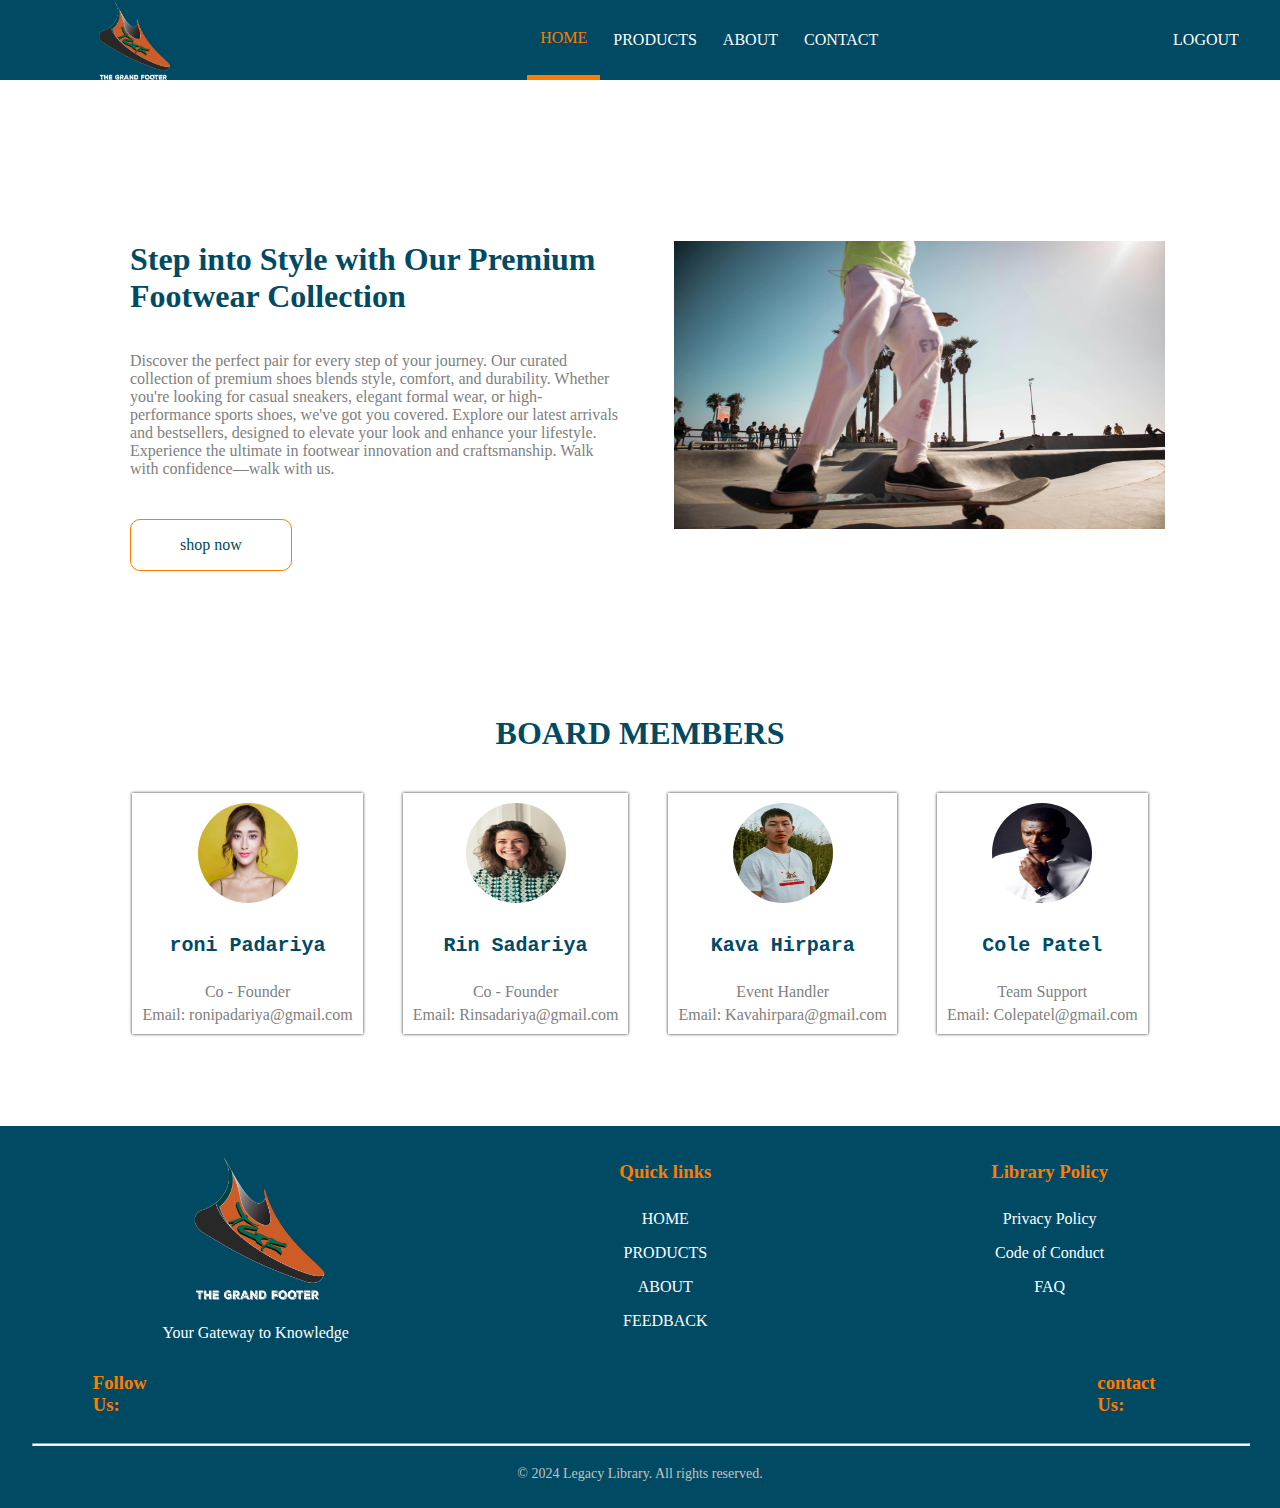
<file: about.html>
<!DOCTYPE html>
<html lang="en">

<head>
    <meta charset="UTF-8">
    <meta name="viewport" content="width=device-width, initial-scale=1.0">
    <title>THE GRAND FOOTER</title>
    <link rel="stylesheet" href="css/style.css">
    <link rel="stylesheet" href="css/about.css">
    <link rel="stylesheet" href="https://cdnjs.cloudflare.com/ajax/libs/font-awesome/6.6.0/css/all.min.css"
        integrity="sha512-Kc323vGBEqzTmouAECnVceyQqyqdsSiqLQISBL29aUW4U/M7pSPA/gEUZQqv1cwx4OnYxTxve5UMg5GT6L4JJg=="
        crossorigin="anonymous" referrerpolicy="no-referrer" />
    <link rel="preconnect" href="https://fonts.googleapis.com">
    <link rel="preconnect" href="https://fonts.gstatic.com" crossorigin>
    <link href="https://fonts.googleapis.com/css2?family=Bona+Nova+SC:ital,wght@0,400;0,700;1,400&display=swap"
        rel="stylesheet">
</head>

<body>
    <!-- /*********** navbar *********/ -->
    <nav>
        <a href="./index.html">
            <div id="logo"><img src="logo/Nirav_Bavadiya-logo.png" alt=""></div>
        </a>
        <div id="nav-list">
            <ul>
                <li><a href="index.html">HOME</a></li>
                <li><a href="product.html">PRODUCTS</a></li>
                <li><a href="about.html">ABOUT</a></li>
                <li><a href="contact.html">CONTACT</a></li>
            </ul>
        </div>
        <div id="nav-account">
            <ul>
                <li href="#" id="acc-icon"><a><i class="fa-solid fa-circle-user"></i></a>
                    <div id="nav-dropdown-container">
                        <ul>
                            <li style="border-bottom: 1px solid black;"><a href="login.html">LOGIN</a></li>
                            <li><a href="register.html">REGISTER</a></li>
                        </ul>
                    </div>
                </li>
                <li href="#"><a><i class="fa-solid fa-arrow-right-from-bracket"></i><span
                            style="margin-left: 5px;">LOGOUT</span></a></li>
            </ul>
        </div>
    </nav>

    <section class="aboutUs">
        <div class="row">
            <div class="aboutUsCol">
                <h1>Step into Style with Our Premium Footwear Collection</h1>
                <p>Discover the perfect pair for every step of your journey. Our curated collection of premium shoes blends style, comfort, and durability. Whether you're looking for casual sneakers, elegant formal wear, or high-performance sports shoes, we've got you covered. 
                Explore our latest arrivals and bestsellers, designed to elevate your look and enhance your lifestyle. Experience the ultimate in footwear innovation and craftsmanship. Walk with confidence—walk with us.</p>
                <button class="btnMore redbtn">shop now</button>
            </div>
            <div class="aboutUsCol">
                <img src="images/about.jpg" alt="About Our Shoes">
            </div>
        </div>
    </section>

    <h1 class="heading">BOARD MEMBERS</h1>
    <section id="team">
        <div class="team-member">
            <div class="box">
                <div class="top-bar"></div>
                <div class="event-content">
                    <img src="images/member1.jpg" alt="">
                    <h4>roni Padariya</h4>
                    <p>Co - Founder </p>
                    <p>Email: ronipadariya@gmail.com </p>
                </div>
            </div>
            <div class="box">
                <div class="top-bar"></div>
                <div class="event-content">
                    <img src="images/member2.jpg" alt="">
                    <h4>Rin Sadariya</h4>
                    <p>Co - Founder </p>
                    <p>Email: Rinsadariya@gmail.com </p>
                </div>
            </div>
            <div class="box">
                <div class="top-bar"></div>
                <div class="event-content">
                    <img src="images/person3.jpg" alt="">
                    <h4>Kava Hirpara</h4>
                    <p>Event Handler </p>
                    <p>Email: Kavahirpara@gmail.com </p>
                </div>
            </div>
            <div class="box">
                <div class="top-bar"></div>
                <div class="event-content">
                    <img src="images/person4.jpg" alt="">
                    <h4>Cole Patel</h4>
                    <p>Team Support</p>
                    <p>Email: Colepatel@gmail.com</p>
                </div>
            </div>
        </div>
    </section>

    <!-- /*********** footer *********/ -->
    <footer>

        <div id="footer-container">
            <div id="footer-logo-container">
                <a href="./index.html">
                    <img src="logo/Nirav_Bavadiya-logo.png" alt="logo" class="logo">
                </a>
                <span>Your Gateway to Knowledge</span>
            </div>
            <div>
                <h3>Quick links</h3>
                <ul>
                    <li><a href="index.html">HOME</a></li>
                    <li><a href="product.html">PRODUCTS</a></li>
                    <li><a href="about.html">ABOUT</a></li>
                    <li><a href="contact.html">FEEDBACK</a></li>
                </ul>
            </div>
            <div>
                <h3>Library Policy</h3>
                <ul>
                    <li>Privacy Policy</li>
                    <li>Code of Conduct</li>
                    <li>FAQ</li>
                </ul>
            </div>
        </div>

        <div id="footer-icons">
            <div>
                <h3>Follow Us:</h3>
                <a href="#"><i class="fa-brands fa-facebook-f"></i></a>
                <a href="#"><i class="fa-brands fa-instagram"></i></a>
                <a href="#"><i class="fa-brands fa-twitter"></i></a>
            </div>
            <div>
                <h3>contact Us:</h3>
                <a href="#"><i class="fa-solid fa-phone"></i></a>
                <a href="#"><i class="fa-regular fa-envelope"></i></a>
            </div>
        </div>

        <hr>

        <div class="copyright">
            © 2024 Legacy Library. All rights reserved.
        </div>

    </footer>
</body>

</html>
</file>
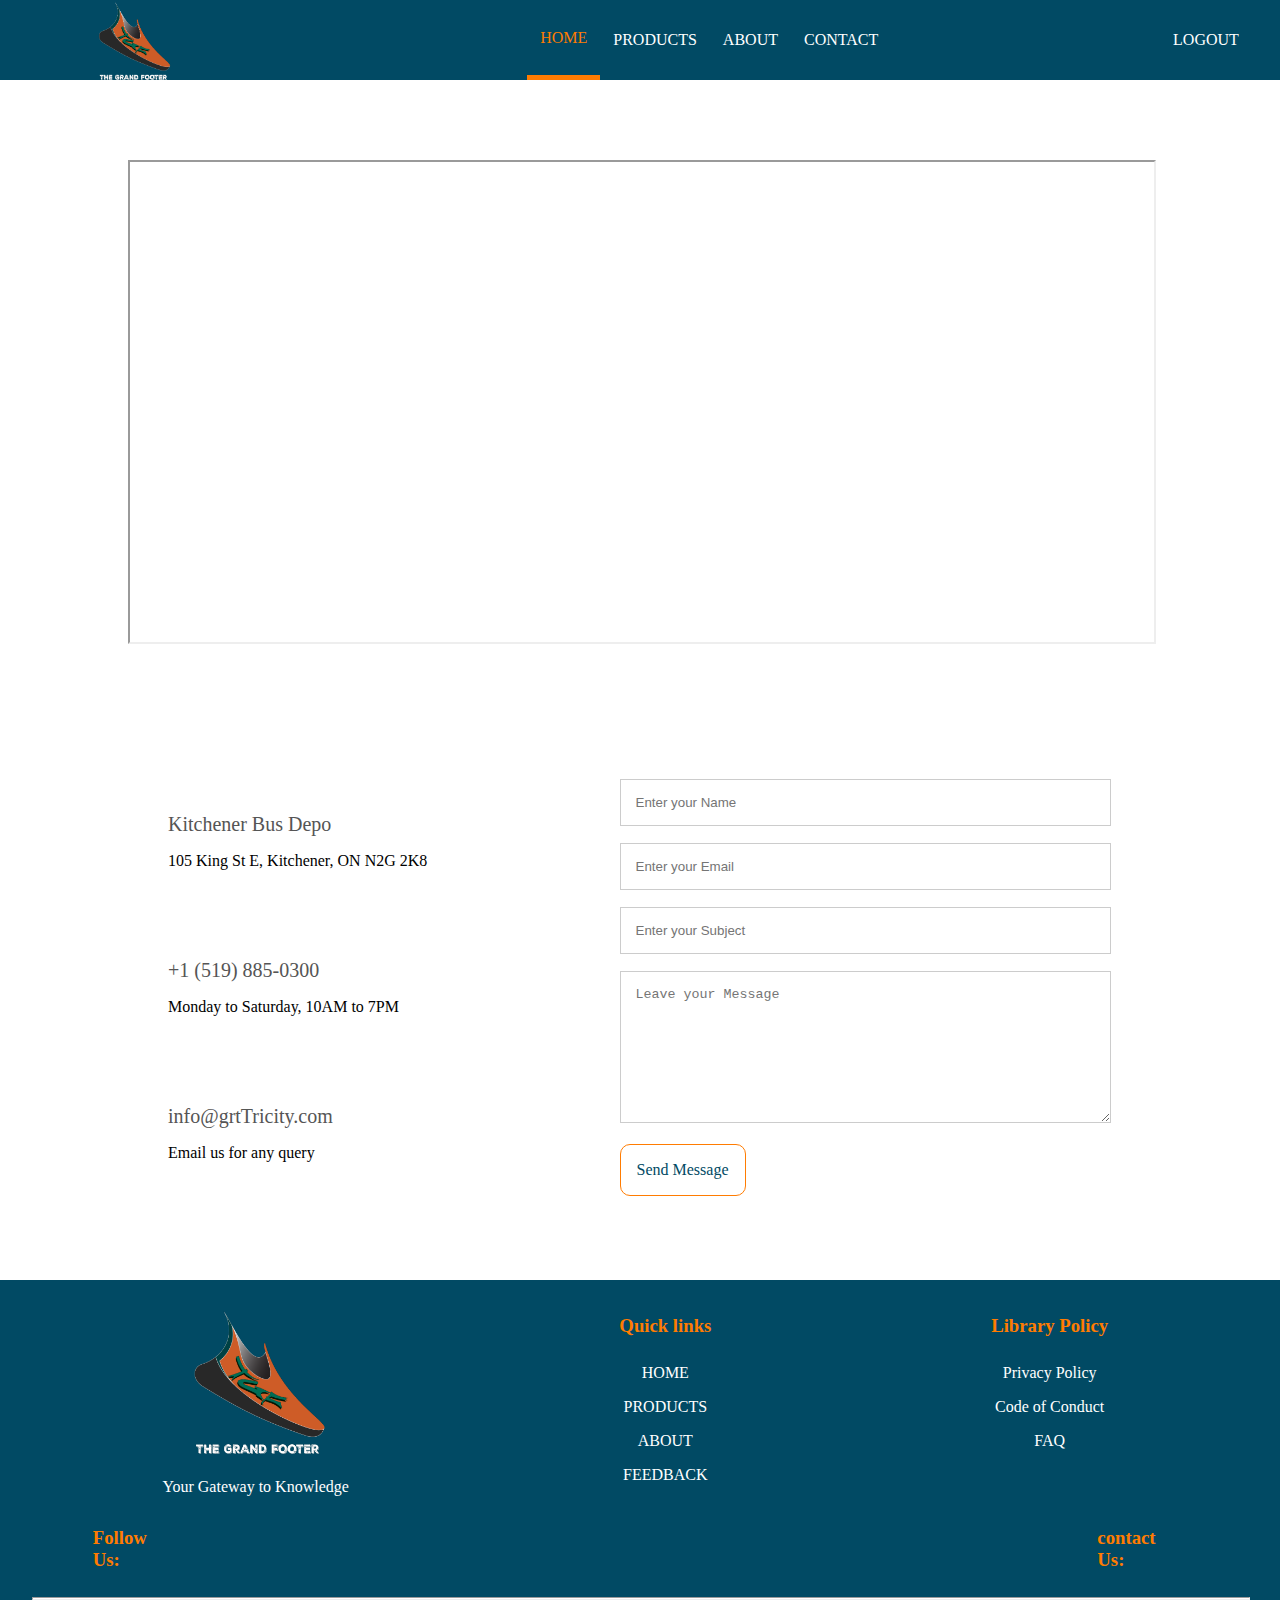
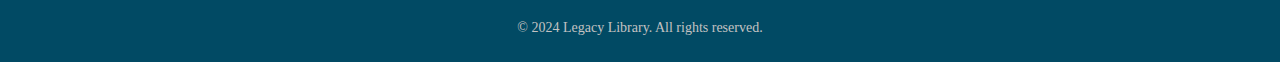
<file: contact.html>
<!DOCTYPE html>
<html lang="en">

<head>
    <meta charset="UTF-8">
    <meta name="viewport" content="width=device-width, initial-scale=1.0">
    <title>THE GRAND FOOTER</title>
    <link rel="stylesheet" href="css/style.css">
    <link rel="stylesheet" href="css/contact.css">
    <link rel="stylesheet" href="https://cdnjs.cloudflare.com/ajax/libs/font-awesome/6.6.0/css/all.min.css"
        integrity="sha512-Kc323vGBEqzTmouAECnVceyQqyqdsSiqLQISBL29aUW4U/M7pSPA/gEUZQqv1cwx4OnYxTxve5UMg5GT6L4JJg=="
        crossorigin="anonymous" referrerpolicy="no-referrer" />
    <link rel="preconnect" href="https://fonts.googleapis.com">
    <link rel="preconnect" href="https://fonts.gstatic.com" crossorigin>
    <link href="https://fonts.googleapis.com/css2?family=Bona+Nova+SC:ital,wght@0,400;0,700;1,400&display=swap"
        rel="stylesheet">
</head>

<body>
    <!-- /*********** navbar *********/ -->
    <nav>
        <a href="./index.html">
            <div id="logo"><img src="logo/Nirav_Bavadiya-logo.png" alt=""></div>
        </a>
        <div id="nav-list">
            <ul>
                <li><a href="index.html">HOME</a></li>
                <li><a href="product.html">PRODUCTS</a></li>
                <li><a href="about.html">ABOUT</a></li>
                <li><a href="contact.html">CONTACT</a></li>
            </ul>
        </div>
        <div id="nav-account">
            <ul>
                <li href="#" id="acc-icon"><a><i class="fa-solid fa-circle-user"></i></a>
                    <div id="nav-dropdown-container">
                        <ul>
                            <li style="border-bottom: 1px solid black;"><a href="login.html">LOGIN</a></li>
                            <li><a href="register.html">REGISTER</a></li>
                        </ul>
                    </div>
                </li>
                <li href="#"><a><i class="fa-solid fa-arrow-right-from-bracket"></i><span
                            style="margin-left: 5px;">LOGOUT</span></a></li>
            </ul>
        </div>
    </nav>

    <section class="location">
        <iframe 
        src="https://www.google.com/maps/embed?pb=!1m18!1m12!1m3!1d2885.2336418723176!2d-80.51800888449645!3d43.479404679127004!2m3!1f0!2f0!3f0!3m2!1i1024!2i768!4f13.1!3m3!1m2!1s0x882bf31d0cec9491%3A0x8bf5f60c306d2207!2sConestoga%20College%20Waterloo%20Campus!5e0!3m2!1sen!2sca!4v1698675308973!5m2!1sen!2sca" 
        allowfullscreen="" 
        loading="lazy" 
        referrerpolicy="no-referrer-when-downgrade">
    </iframe>
    </section>

    <section class="contactUs">
        <div class="row">
            <div class="contactCol">
                <div>
                    <i class="fa fa-home"></i>
                    <span>
                        <h5>Kitchener Bus Depo</h5>
                        <p>105 King St E, Kitchener, ON N2G 2K8</p>
                    </span>
                </div>

                <div>
                    <i class="fa fa-phone"></i>
                    <span>
                        <h5>+1 (519) 885-0300</h5>
                        <p>Monday to Saturday, 10AM to 7PM</p>
                    </span>
                </div>

                <div>
                    <i class="fa-solid fa-envelope fa"></i>
                    <span>
                        <h5>info@grtTricity.com</h5>
                        <p>Email us for any query</p>
                    </span>
                </div>
            </div>
            <div class="contactCol">

                <form action="">
                    <input type="text" placeholder="Enter your Name" required>
                    <input type="email" placeholder="Enter your Email" required>
                    <input type="text" placeholder="Enter your Subject" required>
                    <textarea rows="8" placeholder="Leave your Message"></textarea>
                    <button class="btnMore redbtn">Send Message</button>
                </form>

            </div>
        </div>
    </section>

    <!-- /*********** footer *********/ -->
    <footer>

        <div id="footer-container">
            <div id="footer-logo-container">
                <a href="./index.html">
                    <img src="logo/Nirav_Bavadiya-logo.png" alt="logo" class="logo">
                </a>
                <span>Your Gateway to Knowledge</span>
            </div>
            <div>
                <h3>Quick links</h3>
                <ul>
                    <li><a href="index.html">HOME</a></li>
                    <li><a href="product.html">PRODUCTS</a></li>
                    <li><a href="about.html">ABOUT</a></li>
                    <li><a href="contact.html">FEEDBACK</a></li>
                </ul>
            </div>
            <div>
                <h3>Library Policy</h3>
                <ul>
                    <li>Privacy Policy</li>
                    <li>Code of Conduct</li>
                    <li>FAQ</li>
                </ul>
            </div>
        </div>

        <div id="footer-icons">
            <div>
                <h3>Follow Us:</h3>
                <a href="#"><i class="fa-brands fa-facebook-f"></i></a>
                <a href="#"><i class="fa-brands fa-instagram"></i></a>
                <a href="#"><i class="fa-brands fa-twitter"></i></a>
            </div>
            <div>
                <h3>contact Us:</h3>
                <a href="#"><i class="fa-solid fa-phone"></i></a>
                <a href="#"><i class="fa-regular fa-envelope"></i></a>
            </div>
        </div>

        <hr>

        <div class="copyright">
            © 2024 Legacy Library. All rights reserved.
        </div>

    </footer>
</body>

</html>
</file>
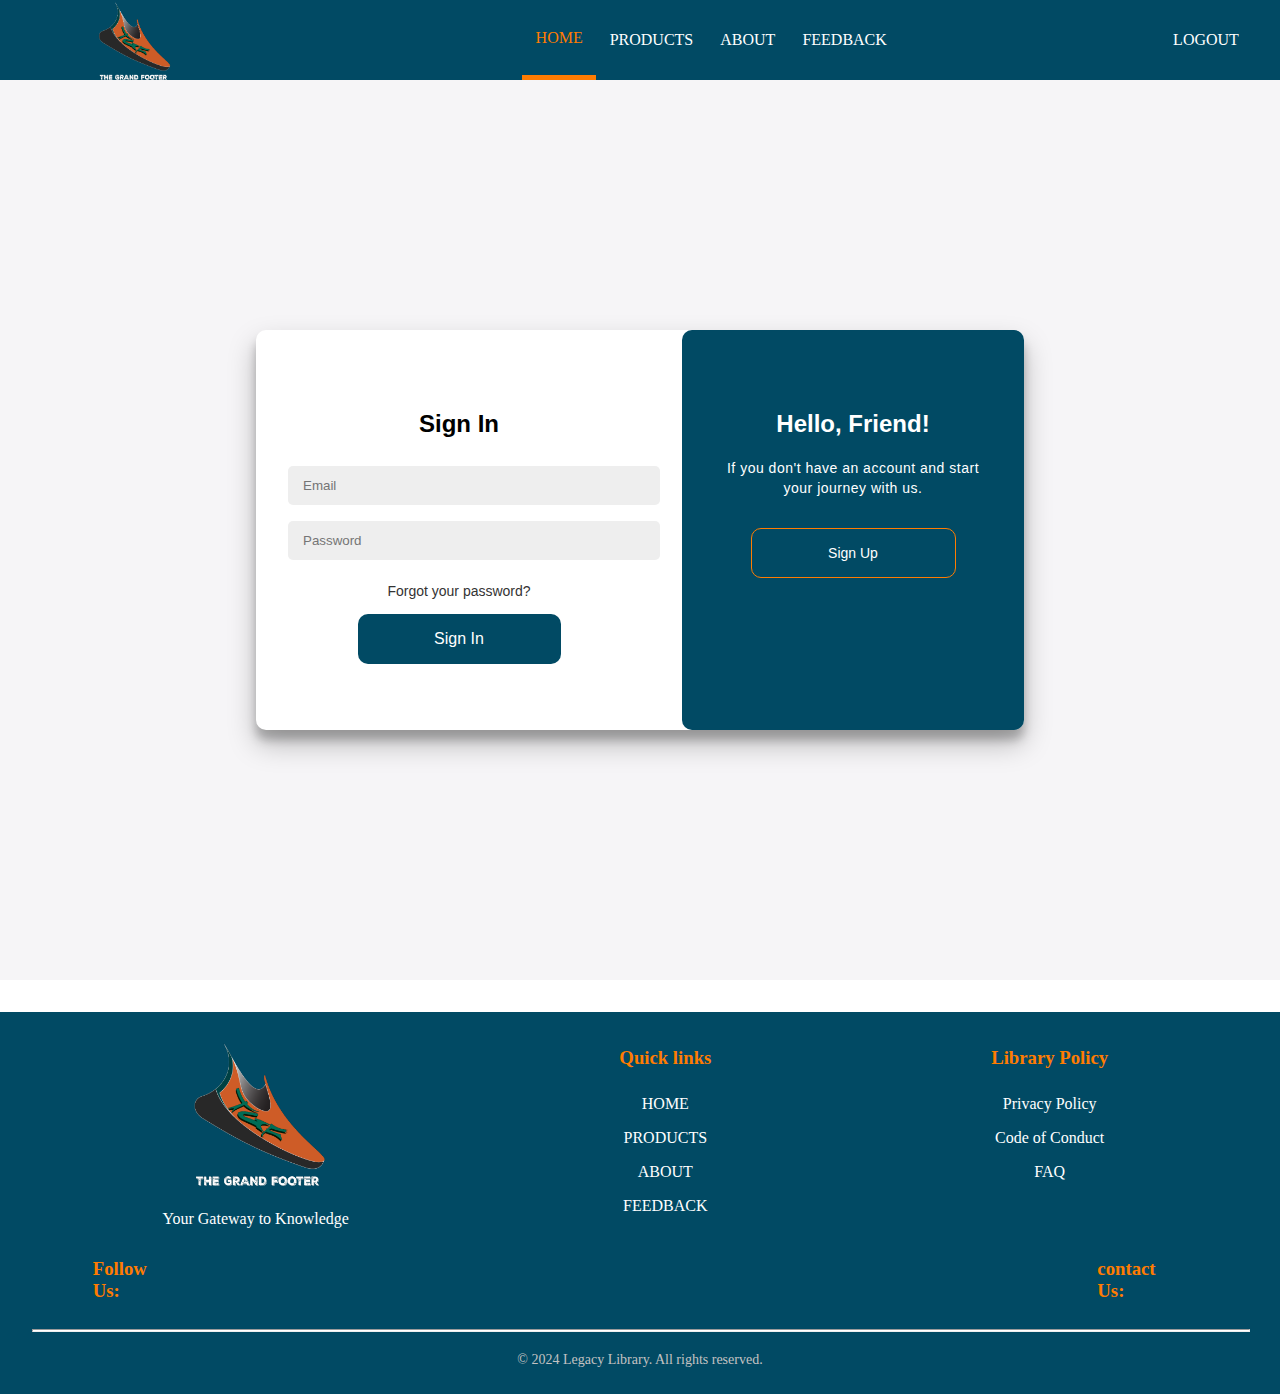
<file: login.html>
<!DOCTYPE html>
<html lang="en">

<head>
    <meta charset="UTF-8">
    <meta name="viewport" content="width=device-width, initial-scale=1.0">
    <title>THE GRAND FOOTER</title>
    <link rel="stylesheet" href="css/style.css">
    <link rel="stylesheet" href="css/login.css">
    <link rel="stylesheet" href="https://cdnjs.cloudflare.com/ajax/libs/font-awesome/6.6.0/css/all.min.css"
        integrity="sha512-Kc323vGBEqzTmouAECnVceyQqyqdsSiqLQISBL29aUW4U/M7pSPA/gEUZQqv1cwx4OnYxTxve5UMg5GT6L4JJg=="
        crossorigin="anonymous" referrerpolicy="no-referrer" />
    <link rel="preconnect" href="https://fonts.googleapis.com">
    <link rel="preconnect" href="https://fonts.gstatic.com" crossorigin>
    <link href="https://fonts.googleapis.com/css2?family=Bona+Nova+SC:ital,wght@0,400;0,700;1,400&display=swap"
        rel="stylesheet">
</head>

<body>
    <!-- /*********** navbar *********/ -->
    <nav>
        <a href="./index.html">
            <div id="logo"><img src="logo/Nirav_Bavadiya-logo.png" alt=""></div>
        </a>
        <div id="nav-list">
            <ul>
                <li><a href="index.html">HOME</a></li>
                <li><a href="product.html">PRODUCTS</a></li>
                <li><a href="about.html">ABOUT</a></li>
                <li><a href="contact.html">FEEDBACK</a></li>
            </ul>
        </div>
        <div id="nav-account">
            <ul>
                <li href="#" id="acc-icon"><a><i class="fa-solid fa-circle-user"></i></a>
                    <div id="nav-dropdown-container">
                        <ul>
                            <li style="border-bottom: 1px solid black;"><a href="login.html">LOGIN</a></li>
                            <li><a href="register.html">REGISTER</a></li>
                        </ul>
                    </div>
                </li>
                <li href="#"><a><i class="fa-solid fa-arrow-right-from-bracket"></i><span
                            style="margin-left: 5px;">LOGOUT</span></a></li>
            </ul>
        </div>
    </nav>

    <section>
        <div class="container">
            <!-- Sign-in Form -->
            <form action="#" class="form-container">
                <h1>Sign In</h1>
                <input type="email" placeholder="Email" required />
                <input type="password" placeholder="Password" required />
                <a href="#">Forgot your password?</a>
                <button class="signin-btn">Sign In</button>
                
            </form>
            <!-- Overlay -->
            <div class="overlay">
                <h1>Hello, Friend!</h1>
                <p>If you don't have an account and start your journey with us.</p>
                <a href="register.html"><button class="ghost" >Sign Up</button></a>
            </div>
        </div>
    </section>
    


    <!-- /*********** footer *********/ -->
    <footer>

        <div id="footer-container">
            <div id="footer-logo-container">
                <a href="./index.html">
                    <img src="logo/Nirav_Bavadiya-logo.png" alt="logo" class="logo">
                </a>
                <span>Your Gateway to Knowledge</span>
            </div>
            <div>
                <h3>Quick links</h3>
                <ul>
                    <li><a href="index.html">HOME</a></li>
                    <li><a href="product.html">PRODUCTS</a></li>
                    <li><a href="about.html">ABOUT</a></li>
                    <li><a href="contact.html">FEEDBACK</a></li>
                </ul>
            </div>
            <div>
                <h3>Library Policy</h3>
                <ul>
                    <li>Privacy Policy</li>
                    <li>Code of Conduct</li>
                    <li>FAQ</li>
                </ul>
            </div>
        </div>

        <div id="footer-icons">
            <div>
                <h3>Follow Us:</h3>
                <a href="#"><i class="fa-brands fa-facebook-f"></i></a>
                <a href="#"><i class="fa-brands fa-instagram"></i></a>
                <a href="#"><i class="fa-brands fa-twitter"></i></a>
            </div>
            <div>
                <h3>contact Us:</h3>
                <a href="#"><i class="fa-solid fa-phone"></i></a>
                <a href="#"><i class="fa-regular fa-envelope"></i></a>
            </div>
        </div>

        <hr>

        <div class="copyright">
            © 2024 Legacy Library. All rights reserved.
        </div>

    </footer>
</body>

</html>
</file>
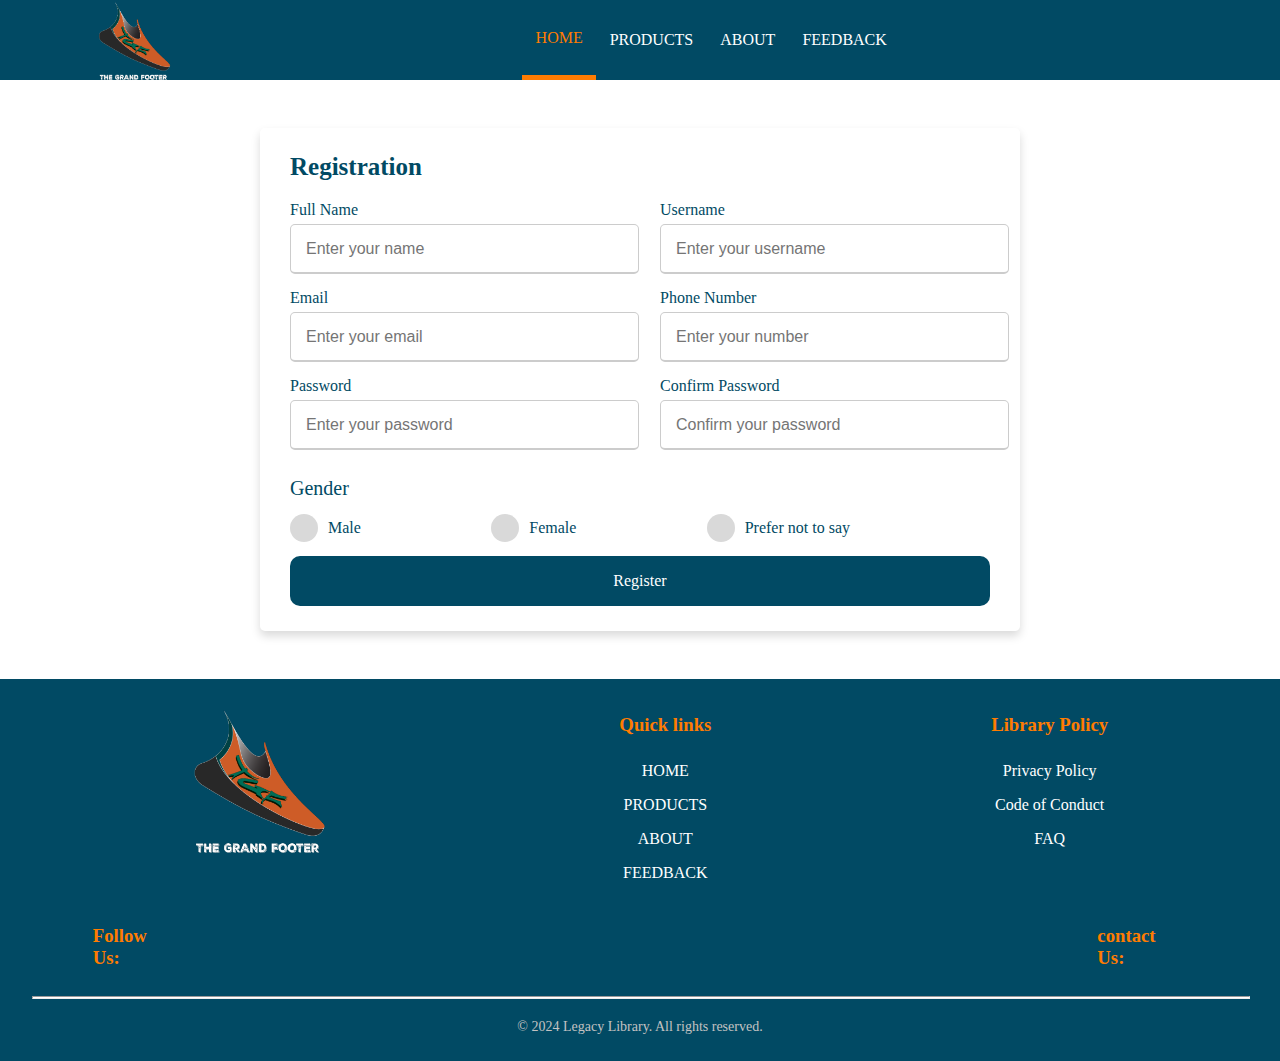
<file: register.html>
<!DOCTYPE html>
<html lang="en">

<head>
    <meta charset="UTF-8">
    <meta name="viewport" content="width=device-width, initial-scale=1.0">
    <title>THE GRAND FOOTER</title>
    <link rel="stylesheet" href="css/style.css">
    <link rel="stylesheet" href="css/registration.css">
    <link rel="stylesheet" href="https://cdnjs.cloudflare.com/ajax/libs/font-awesome/6.6.0/css/all.min.css"
        integrity="sha512-Kc323vGBEqzTmouAECnVceyQqyqdsSiqLQISBL29aUW4U/M7pSPA/gEUZQqv1cwx4OnYxTxve5UMg5GT6L4JJg=="
        crossorigin="anonymous" referrerpolicy="no-referrer" />
    <link rel="preconnect" href="https://fonts.googleapis.com">
    <link rel="preconnect" href="https://fonts.gstatic.com" crossorigin>
    <link href="https://fonts.googleapis.com/css2?family=Bona+Nova+SC:ital,wght@0,400;0,700;1,400&display=swap"
        rel="stylesheet">
</head>

<body>
    <!-- /*********** navbar *********/ -->
    <nav>
        <a href="./index.html">
            <div id="logo"><img src="logo/Nirav_Bavadiya-logo.png" alt=""></div>
        </a>
        <div id="nav-list">
            <ul>
                <li><a href="index.html">HOME</a></li>
                <li><a href="product.html">PRODUCTS</a></li>
                <li><a href="about.html">ABOUT</a></li>
                <li><a href="contact.html">FEEDBACK</a></li>
            </ul>
        </div>
        <div id="nav-account">
            <ul>
                <li href="#" id="acc-icon"><a><i class="fa-solid fa-circle-user"></i></a>
                    <div id="nav-dropdown-container">
                        <ul>
                            <li style="border-bottom: 1px solid black;"><a href="login.html">LOGIN</a></li>
                            <li><a href="register.html">REGISTER</a></li>
                        </ul>
                    </div>
                </li>
                <li href="#"><a><i class="fa-solid fa-arrow-right-from-bracket"></i><span
                            style="margin-left: 5px;">LOGOUT</span></a></li>
            </ul>
        </div>
    </nav>

    <div class="container">
        <div class="title">Registration</div>
        <div class="content">
          <form action="#">
            <div class="user-details">
              <div class="input-box">
                <span class="details">Full Name</span>
                <input type="text" placeholder="Enter your name" required>
              </div>
              <div class="input-box">
                <span class="details">Username</span>
                <input type="text" placeholder="Enter your username" required>
              </div>
              <div class="input-box">
                <span class="details">Email</span>
                <input type="email" placeholder="Enter your email" required>
              </div>
              <div class="input-box">
                <span class="details">Phone Number</span>
                <input type="number" placeholder="Enter your number" required>
              </div>
              <div class="input-box">
                <span class="details">Password</span>
                <input type="password" placeholder="Enter your password" required>
              </div>
              <div class="input-box">
                <span class="details">Confirm Password</span>
                <input type="password" placeholder="Confirm your password" required>
              </div>
            </div>
            <div class="gender-details">
              <input type="radio" name="gender" id="dot-1">
              <input type="radio" name="gender" id="dot-2">
              <input type="radio" name="gender" id="dot-3">
              <span class="gender-title">Gender</span>
              <div class="category">
                <label for="dot-1">
                  <span class="dot one"></span>
                  <span class="gender">Male</span>
                </label>
                <label for="dot-2">
                  <span class="dot two"></span>
                  <span class="gender">Female</span>
                </label>
                <label for="dot-3">
                  <span class="dot three"></span>
                  <span class="gender">Prefer not to say</span>
                </label>
              </div>
            </div>
            <div class="button">
              <input type="submit" value="Register">
            </div>
          </form>
        </div>
      </div>

    <!-- /*********** footer *********/ -->
    <footer>

        <div id="footer-container">
            <div id="footer-logo-container">
                <a href="./index.html">
                    <img src="logo/Nirav_Bavadiya-logo.png" alt="logo" class="logo">
                </a>
                <span>Your Gateway to Knowledge</span>
            </div>
            <div>
                <h3>Quick links</h3>
                <ul>
                    <li><a href="index.html">HOME</a></li>
                    <li><a href="product.html">PRODUCTS</a></li>
                    <li><a href="about.html">ABOUT</a></li>
                    <li><a href="contact.html">FEEDBACK</a></li>
                </ul>
            </div>
            <div>
                <h3>Library Policy</h3>
                <ul>
                    <li>Privacy Policy</li>
                    <li>Code of Conduct</li>
                    <li>FAQ</li>
                </ul>
            </div>
        </div>

        <div id="footer-icons">
            <div>
                <h3>Follow Us:</h3>
                <a href="#"><i class="fa-brands fa-facebook-f"></i></a>
                <a href="#"><i class="fa-brands fa-instagram"></i></a>
                <a href="#"><i class="fa-brands fa-twitter"></i></a>
            </div>
            <div>
                <h3>contact Us:</h3>
                <a href="#"><i class="fa-solid fa-phone"></i></a>
                <a href="#"><i class="fa-regular fa-envelope"></i></a>
            </div>
        </div>

        <hr>

        <div class="copyright">
            © 2024 Legacy Library. All rights reserved.
        </div>

    </footer>
</body>

</html>
</file>
<file: css/style.css>
:root{
    --primary-color :#014A64 ;
    --hover-color : rgb(255, 124, 1);
    --font-color : black;
}

.bona-nova-sc-regular {
    font-family: "Bona Nova SC", serif;
    font-weight: 400;
    font-style: normal;
  }
  
  .bona-nova-sc-bold {
    font-family: "Bona Nova SC", serif;
    font-weight: 700;
    font-style: normal;
  }
  
  .bona-nova-sc-regular-italic {
    font-family: "Bona Nova SC", serif;
    font-weight: 400;
    font-style: italic;
  }
  
body{
    margin: 0%;
    padding: 0%;
}

button{
    all: unset;
    padding: 1rem;
    border-radius: 10px;
    background-color: rgba(240, 248, 255, 0);
    border: 1px solid var(--hover-color);
    color: white;
    transition: 0.3s ease-in-out;
    text-align: center;
}
button:hover{
    background-color:var(--hover-color);

}
li a {
    text-decoration: none;
    color: white;
}
.row{
    margin-top: 5%;
    display: flex;
    /* justify-content: space-between; */
}

.contactCol {
    flex-basis: 48%;
    width: 30%;
    margin-bottom: 30px;

}

/********************************** navbar ************************/
nav{
    background-color: var(--primary-color);    
    padding: 0 5em;
    width: auto;
    height: 5rem;
    display: flex;
    justify-content: space-between;
    position: sticky;
    top: 0;
    z-index: 1000;
}
nav #logo img{
    height: 5rem;
}
nav div{
    width: fit-content;
}
nav div ul{
    display: flex;
    height: 100%;
    margin-top: 0%;
    list-style: none;
}
nav div ul li{
    padding: 0;
    display: inline;
    align-content: center;
    width: fit-content;
    padding: 3% 5%;
    transition: 0.3s ease-in-out;

}
nav div ul li a{
    display: flex;
    transition: 0.3s ease-in-out;

}
#nav-list ul li:first-child a{
    color: var(--hover-color);
}
#nav-list ul li:hover{
    border-bottom: 5px solid var(--hover-color);
}
#nav-list ul li:hover a{
    color:var(--hover-color);
}
#nav-list ul li:first-child{
    color:var(--hover-color);
    border-bottom: 5px solid var(--hover-color);
}
#nav-account ul li:hover a{
    color:var(--hover-color);
}
#acc-icon{
    position: relative;
    font-size: larger;
    margin: 0 20%;
}
#acc-icon i{
    font-size: xx-large;
    transition: 0.3s ease-in-out;
}


/************************ navbar-dropdown *****************/

#nav-dropdown-container{
    position: absolute;
    overflow: hidden;
    width: 10rem;
    height: fit-content;
    box-shadow: 1px 1px  10px black;
    border-radius: 5px;
    opacity: 0;
    background-color: white;
}
#acc-icon:hover #nav-dropdown-container{
    transition: 0.5s;
    opacity: 1;
    top: 100%;
    left: -150%;
}
#nav-dropdown-container ul{
    padding: 0;
    flex-direction: column;
    /* background-color: aqua; */
}
#nav-dropdown-container ul li{
    width: 100%;
} 
#nav-dropdown-container ul li a{
    justify-content: center;
    color: black !important;
}
#nav-dropdown-container ul li:hover a{
    justify-content: center;
    color: var(--hover-color) !important;
}


/************************************ header ********************************/

header{
    background-image: linear-gradient(rgba(0, 0, 0, 0.5), rgba(0, 0, 0, 0.5)), 
    url("../images/pexels-markusspiske-168872.jpg");    
    background-size: cover;
    background-position: center;
    background-color: rgba(0, 0, 0, 0.5);
    height: calc(100vh - 5rem);
    display: flex;
    align-items: center;
}
#header-text{

    width: min-content;
    margin-left: 15rem;
}
#header-text h1{
    color:var(--hover-color);
    font-size: 4rem;
    text-shadow: 2px 2px 5px rgba(255, 124, 1, 0.311), -2px -2px 5px rgba(0, 0, 0, 0.925);
}
#header-text p{
    color: white;
    font-size: large;
}
#header-text button{
    width: 100%;
    font-size: larger;
}

/************************************** main *********************************/

/*** sale-banner *****/

#sale-banner{
    width: 100%;
    display: flex;
    background-color: var(--hover-color);
}
#sale-banner svg{
    fill: #014A64;
}

#sale-banner-text{
    width: 50%;
    display: flex;
    flex-direction: column;
    align-items:center;
}
#sale-banner-text h1{
    font-size: 5rem;
    margin: 0%;
    text-align: center;
    color: var(--hover-color);
            text-shadow:
                3px 3px 0px #014A64,  /* Top-left shadow */
                -3px -3px 0px #014A64,
                3px 3px 0px #014A64,  /* Top-left shadow */
                -3px -3px 0px #014A64
}
#sale-banner-text p{
    font-size: 5rem;
    text-align: center;
    color: var(--primary-color);
    font-weight: 600;
    margin-top: 0%;
    margin-bottom: 0%;
}
#sale-banner-text span{
    display: block;
    text-align: center;
    margin-top: 1rem;
    font-size: 1.5rem;
    color: #006C55;   
}
#sale-banner-text span:nth-of-type(2){
    font-size: 1.5rem;
    color: #006C55;
    font-weight: 900;
    font-style: oblique;
}


#sale-banner-img{
    width: 50%;
    
}
#sale-banner-img img{
    width: 100%;
    height: 100%;
}

#sale-banner button{

    border: 1px solid white;
    color: var(--primary-color);
    width: 30%;
    margin-top: 1rem;
    font-weight: 900;
}
#sale-banner button:hover{
    background-color:var(--primary-color);
    color: white;
    border: none;

}

/********* brand card ********/

.heading{
    margin-top: 4rem;
    text-align: center;
    color:var(--primary-color);
    display: block; 
}

#brand-catagory-container{
    display: flex;
    justify-content: space-between;
    padding: 0% 10%;
}
.brand-catagory-card {
    position: relative;
    width: 300px;
    height: 400px;
    border-radius: 10px;
    overflow: hidden;
    box-shadow: 0 4px 6px rgba(0, 0, 0, 0.1);
    background-image: linear-gradient(rgba(0, 0, 0, 0.5), rgba(0, 0, 0, 0.5)), 
    url("../images/adidas-superstar-shoes.webp");  
    background-size: cover;
    background-position: center;
    background-color: rgba(0, 0, 0, 0.864);
    transition: transform 0.3s ease-in-out;

}

.brand-catagory-card:hover {
    transform: scale(1.05);
}

.brand-catagory-card-logo {
    position: absolute;
    top: 50%;
    left: 50%;
    transform: translate(-50%, -50%);
    z-index: 1;
    color: white;
}

.brand-catagory-card-logo svg {
    width: 150px;
    height: 150px;
    fill: white;
    transition: transform 0.3s ease-in-out;
}

.brand-catagory-card:hover .brand-catagory-card-logo svg {
    transform: scale(1.1);
}

/************ catagory *******/

#catagoty {
    display: flex;
    flex-wrap: wrap;
    margin: 0% 10%;
    justify-content: space-between;
}

.catagory-card {
    width: calc(50% - 10px);
    text-align: center;
    background-color: #fff;
    transition: transform 0.3s ease-in-out;
    box-sizing: border-box;
    margin-top: 3rem;
}

.catagory-card:hover {
    transform: scale(1.05);
}

.catagory-card-img{
    width: 100%;
    /* height: 45rem; */
    overflow: hidden;
    margin-bottom: 0%;
}
.catagory-card-img img {
    width: 100%;
}

.catagory-card h2 {
    margin-top: 15px;
    font-size: 1.5rem;
    color: #014A64;
    margin-bottom: 0%;
    font-weight: bold;
}

.catagory-card a {
    text-decoration: none;
    color: #014A64;
    font-weight: bold;
}
.catagory-card:hover  a{
    color: var(--hover-color);
}

/**************************** procuct card **************************/

#product {
    display: flex;
    gap: 20px;
    justify-content: space-between;
    flex-wrap: wrap; /* Prevent wrapping */
    margin: 0% 10%;
}

.product-card {
    flex: 1;
    max-width: calc(25% - 15px); /* Divide evenly among 4 cards */
    border: 1px solid #ccc;
    border-radius: 10px;
    text-align: center;
    box-shadow: 0 4px 6px rgba(0, 0, 0, 0.1);
    transition: transform 0.3s ease-in-out;
    box-sizing: border-box;
    padding-bottom: 2rem;
}

.product-card:hover {
    transform: scale(1.05);
}
.product-image{
    width: 100%;
    height: 15rem;
    overflow: hidden;
}
.product-image img {
    width: 100%;
    height: auto;
    border-radius: 8px;
}

.product-card h2 {
    margin-top: 15px;
    font-size: 1.5rem;
    color: #014A64;
}

.product-card p {
    margin: 10px 0;
    font-size: 1.2rem;
    color: #555;
}

.product-card a.buy-now {
    display: inline-block;
    margin-top: 10px;
    padding: 10px 20px;
    background-color: #014A64;
    color: #fff;
    text-decoration: none;
    border-radius: 5px;
    transition: background-color 0.3s ease-in-out;
}

.product-card a.buy-now:hover {
    background-color: var(--hover-color);
}


/************************************** footer *********************************/

footer{
    background-color: var(--primary-color);
    color: white;
    padding: 1em 2em;
    margin-top: 2rem;
}
footer li{
    list-style: none;
    padding: 0.5em 1em;
}
footer ul{
    padding: 0%;
}
footer li a{
    align-self: center;
}
#footer-container div{
    text-align: center;
}
#footer-logo-container{
    display: flex;
    flex-direction: column;
    justify-content: center;
}
footer .logo{
    width: 12em;
    margin: 0 auto 0 auto;

}
#footer-logo-container span{
    display: block;
    margin-top: 20px;
}
#footer-container{
    display: flex;
    justify-content: space-around;
}
h3{
    color: var(--hover-color)
}
footer li:hover a{
    color: var(--hover-color);
}

#footer-icons{
    display: flex;
    justify-content: space-between;
    padding: 0% 5%;
}
#footer-icons div h3{
    display: inline;
}
#footer-icons div, #footer-icons div h3{
    display: flex;                
    align-items: center; 
}
#footer-icons div a {
    color: white;
    font-size: x-large;
    margin: 0% 5%;
}
#footer-icons div a:hover{
    color: var(--hover-color);
}
footer hr{
    height: 1px;
    width: 100%;
    background-color: white;
    margin-bottom: 20px;
}
.copyright {
    text-align: center;       
    margin: 10px 0;        
    font-size: 14px;
    color: #c3c2c2;   
}
</file>
<file: css/about.css>
.aboutUs {
    width: 80%;
    margin: auto;
    padding-top: 80px;
    padding-bottom: 50px;
}

.aboutUsCol {
    flex-basis: 48%;
    padding: 30px 2px;
}

.aboutUsCol img {
    width: 100%;
    height: 18rem;
    margin-left: 3rem
}

.aboutUsCol h1 {
    padding-top: 0;
}

.aboutUsCol p {
    padding: 15px 0 25px;
}
h1{
    margin-top: 0;
    color:var(--primary-color);
    display: block; 
    font-size:2rem ;
    text-align: left;
}
p{
    color: gray;
}
button{
    color: var(--primary-color);
    width: 8rem;
}
button:hover{
    color: aliceblue;
}


/* Team Members */
#team {
    display: flex;
    justify-content: space-around;
    flex-wrap: wrap;
}

.board-member {

    font-size: 50px;

    margin-bottom: 20px;
    color: black;
    text-align: center;
    padding-top: 50px;
    font-family: 'Courier New', Courier, monospace;
    letter-spacing: 3px;

}

.team-member {
    margin-bottom: 40px;
    display: flex;
}

.box {
    text-align: center;
    margin: 20px;
    padding: 10px;
    box-shadow: 0px 0px 3px rgba(43, 42, 42);
}

.box img {
    width: 100px;
    height: 100px;
    border-radius: 50%;
}

.event-content h4 {
    font-size: 20px;
    color: var(--primary-color);
    font-family: 'Courier New', Courier, monospace;
    font-weight: 550;
}

.event-content p {
    margin-bottom: 0;
    font-family: Cambria, Cochin, Georgia, Times, 'Times New Roman', serif;
    margin-top: 5px;
    color: gray;
}
</file>
<file: css/contact.css>
.location {
    width: 80%;
    margin: auto;
    padding: 80px 0;
}

.location iframe {
    width: 100%;
    height: 30rem;
}

.contactUs {
    width: 80%;
    margin: auto;
}
.row{
    margin-top: 5%;
    display: flex;
    /* justify-content: space-between; */
}

.contactCol {
    flex-basis: 48%;
    width: 30%;
    margin-bottom: 30px;

}
.contactCol div {
    display: flex;
    align-items: center;
    margin-bottom: 40px;
}

.contactCol div .fa {
    font-size: 28px;
    color: #014A64;
    margin: 10px;
    margin-right: 30px;
}

.contactCol div p {
    padding: 0;
}

.contactCol div h5 {
    font-size: 20px;
    margin-bottom: 5px;
    color: #555;
    font-weight: 400;
}

.contactCol input,
.contactCol textarea {
    width: 100%;
    padding: 15px;
    margin-bottom: 17px;
    outline: none;
    border: 1px solid #ccc;
    box-sizing: border-box;

}

.form-group {
    display: flex;
    justify-content: space-around;
  }
  .btnMore{
    color: var(--primary-color);

  }
</file>
<file: css/login.css>
section {
    background: #f6f5f7;
    display: flex;
    justify-content: center;
    align-items: center;
    flex-direction: column;
    font-family: 'Montserrat', sans-serif;
    height: 100vh;
    margin: 0;
}

h1 {
    margin-top: 5rem;
    font-size: 24px;
    margin-bottom: 20px;
}

h2 {
    text-align: center;
}

p {
    font-size: 14px;
    line-height: 20px;
    letter-spacing: 0.5px;
    margin: 20px 2rem 30px 2rem;
}

section a {
    color: #333;
    font-size: 14px;
    text-decoration: none;
    margin: 15px 0;
    display: block;
}
button{
    background-color: var(--primary-color);
    width: 50%;
}
.signin-btn{
    border: none;
}
button:hover{
    background-color: var(--hover-color);
}

input {
    background-color: #eee;
    border: none;
    padding: 12px 15px;
    margin: 8px 0;
    width: 100%;
    border-radius: 5px;
}

.container {
    background-color: #fff;
    border-radius: 10px;
    box-shadow: 0 14px 28px rgba(0, 0, 0, 0.25), 
                0 10px 10px rgba(0, 0, 0, 0.22);
    display: flex;
    justify-content: space-between;
    align-items: center;
    width: 768px;
    max-width: 100%;
    gap: 20px;
    height: 25rem;

}

.form-container {
    flex: 1;
    text-align: center;
    padding: 2REM;
    height: 100%;
}

.overlay {
    flex: 1;
    background: var(--primary-color);
    background-repeat: no-repeat;
    background-size: cover;
    background-position: center;
    color: #FFFFFF;
    border-radius: 10px;
    text-align: center;
    /* padding: 20px; */
    height: 100%;
}
</file>
<file: css/registration.css>
.container {
    max-width: 700px;
    width: 100%;
    background-color: #fff;
    margin: 3rem auto;
    padding: 25px 30px;
    border-radius: 5px;
    box-shadow: 0 5px 10px rgba(0, 0, 0, 0.15);
  }
  .container .title {
    font-size: 25px;
    font-weight: 500;
    position: relative;
    font-weight: 900;
    color: var(--primary-color);
  }
  .content form .user-details {
    display: flex;
    flex-wrap: wrap;
    justify-content: space-between;
    margin: 20px 0 12px 0;
  }
  form .user-details .input-box {
    margin-bottom: 15px;
    width: calc(100% / 2 - 20px);
  }
  form .input-box span.details {
    display: block;
    font-weight: 500;
    margin-bottom: 5px;
  }
  .user-details .input-box input {
    height: 45px;
    width: 100%;
    outline: none;
    font-size: 16px;
    border-radius: 5px;
    padding-left: 15px;
    border: 1px solid #ccc;
    border-bottom-width: 2px;
    transition: all 0.3s ease;
  }
  .user-details .input-box input:focus,
  .user-details .input-box input:valid {
    border-color: var(--hover-color);
  }
  span{
    color: var(--primary-color);
  }
  form .gender-details .gender-title {
    font-size: 20px;
    font-weight: 500;
  }
  form .category {
    display: flex;
    width: 80%;
    margin: 14px 0;
    justify-content: space-between;
  }
  form .category label {
    display: flex;
    align-items: center;
    cursor: pointer;
  }
  form .category label .dot {
    height: 18px;
    width: 18px;
    border-radius: 50%;
    margin-right: 10px;
    background: #d9d9d9;
    border: 5px solid transparent;
    transition: all 0.3s ease;
  }
  #dot-1:checked~.category label .one,
  #dot-2:checked~.category label .two,
  #dot-3:checked~.category label .three {
    background: var(--hover-color);
    border-color: #d9d9d9;
  }
  form input[type="radio"] {
    display: none;
  }
  .button input{
    all: unset;
    /* padding: 1rem; */
    width: 100%;
    padding: 1rem 0;
    border-radius: 10px;
    background-color: var(--primary-color);
    color: white;
    transition: 0.3s ease-in-out;
    text-align: center;
}
.button input:hover{
    background-color:var(--hover-color);

}
</file>
